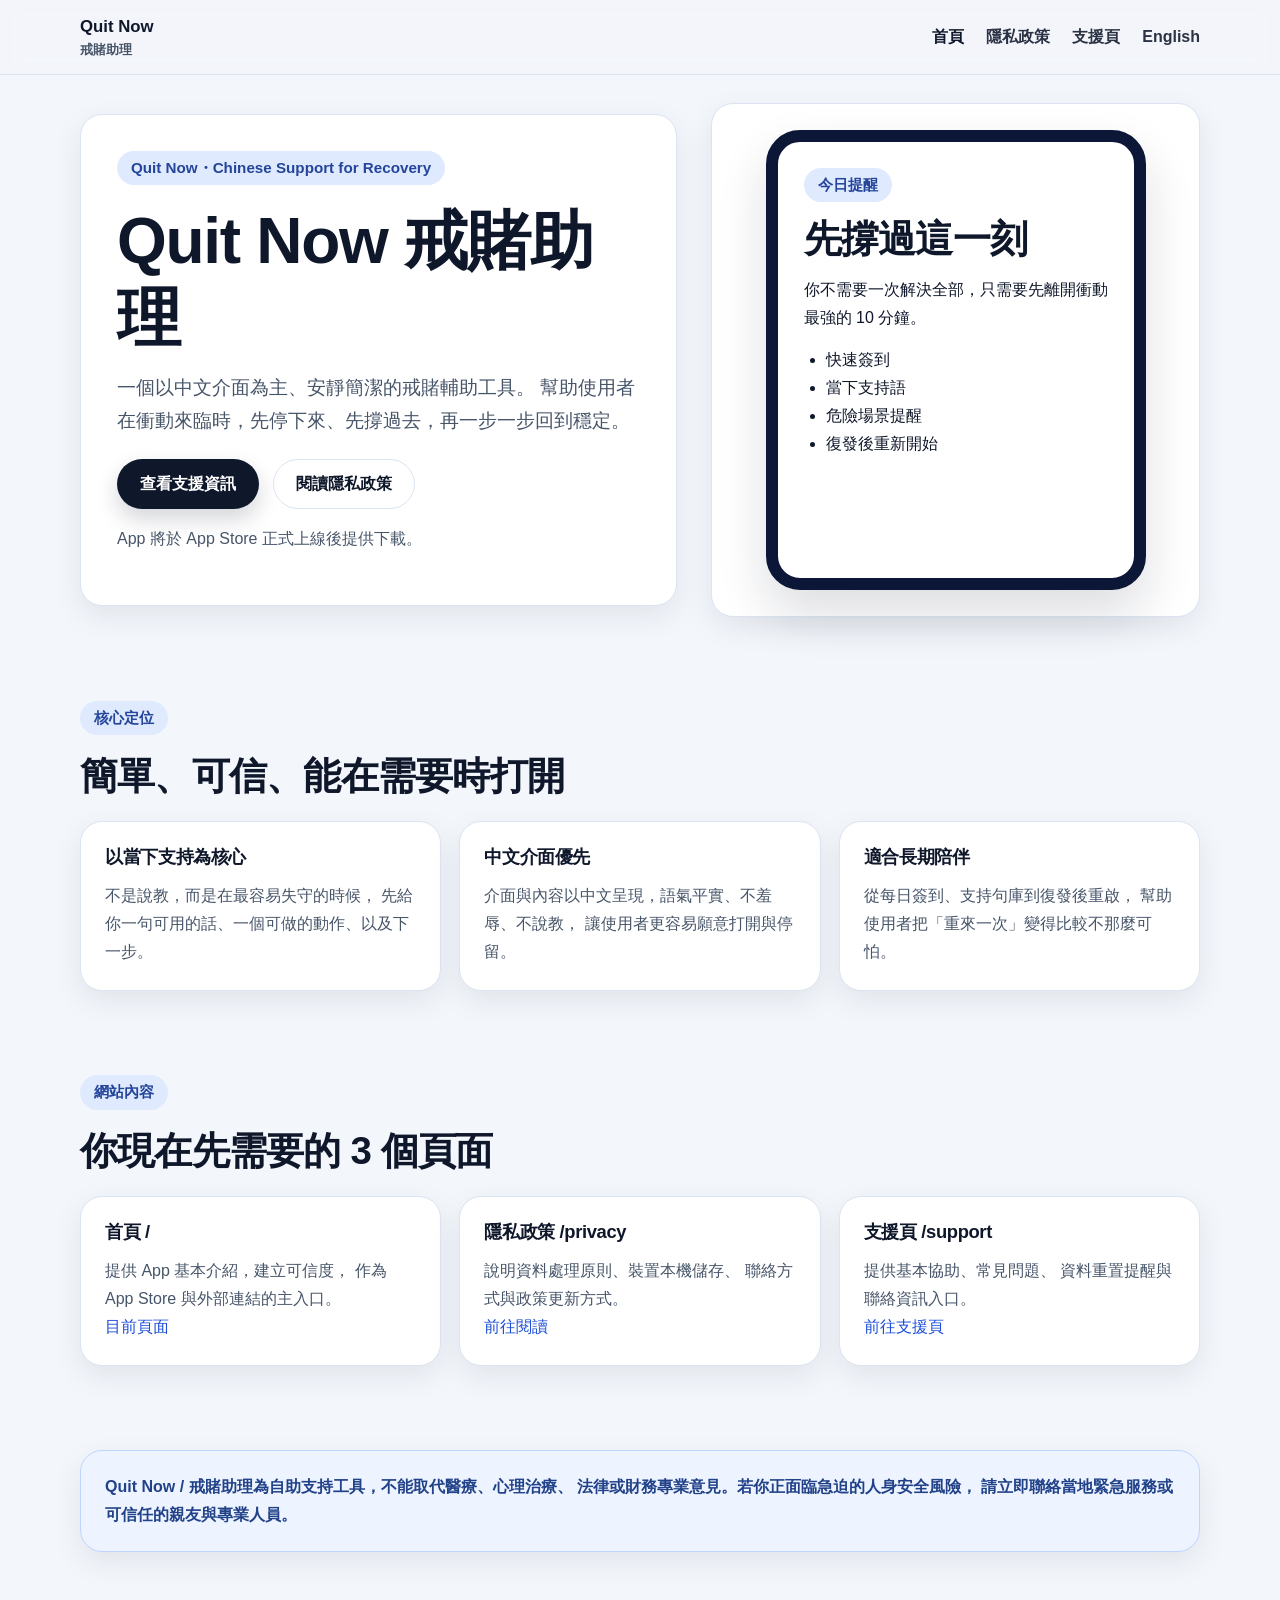
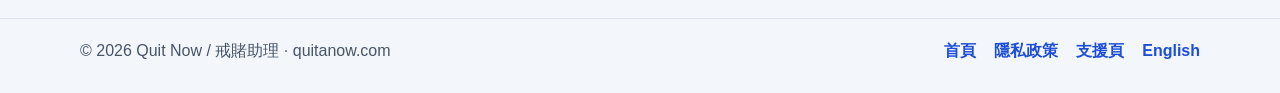
<file: index.html>
<link rel="icon" href="/quitanow_ab_refined.ico" sizes="any">
<link rel="icon" type="image/png" sizes="32x32" href="/quitanow_ab_refined_32.png">
<link rel="apple-touch-icon" sizes="180x180" href="/quitanow_ab_refined_180.png">
<link rel="shortcut icon" href="/quitanow_ab_refined.ico">

<!doctype html>
<html lang="zh-Hant">
<head>
  <meta charset="utf-8">
  <meta name="viewport" content="width=device-width, initial-scale=1">
  <title>Quit Now 戒賭助理｜中文戒賭支持工具</title>
  <meta name="description" content="Quit Now 戒賭助理是一個以中文介面為主、安靜簡潔的戒賭輔助工具，幫助使用者在衝動來臨時先停下來、先撐過去，再一步一步回到穩定。">
  <link rel="canonical" href="https://quitanow.com/">
  <meta name="theme-color" content="#0f172a">
  <link rel="stylesheet" href="/styles.css">
</head>
<body>
  <header class="site-header">
    <div class="container nav-wrap">
      <a class="brand" href="/">Quit Now<span>戒賭助理</span></a>
      <nav class="nav">
        <a href="/" aria-current="page">首頁</a>
        <a href="/privacy/">隱私政策</a>
        <a href="/support/">支援頁</a>
        <a href="/en/">English</a>
      </nav>
    </div>
  </header>

  <main>
    <section class="section hero-section">
      <div class="container hero-grid">
        <div class="hero-copy">
          <p class="eyebrow">Quit Now・Chinese Support for Recovery</p>
          <h1>Quit Now 戒賭助理</h1>
          <p class="lead">
            一個以中文介面為主、安靜簡潔的戒賭輔助工具。
            幫助使用者在衝動來臨時，先停下來、先撐過去，再一步一步回到穩定。
          </p>

          <div class="button-row">
            <a class="button button-primary" href="/support/">查看支援資訊</a>
            <a class="button button-secondary" href="/privacy/">閱讀隱私政策</a>
          </div>

          <p class="muted">
            App 將於 App Store 正式上線後提供下載。
          </p>
        </div>

        <div class="hero-visual">
          <div class="phone-card">
            <p class="eyebrow">今日提醒</p>
            <h2>先撐過這一刻</h2>
            <p>
              你不需要一次解決全部，只需要先離開衝動最強的 10 分鐘。
            </p>
            <ul>
              <li>快速簽到</li>
              <li>當下支持語</li>
              <li>危險場景提醒</li>
              <li>復發後重新開始</li>
            </ul>
          </div>
        </div>
      </div>
    </section>

    <section class="section">
      <div class="container">
        <p class="eyebrow">核心定位</p>
        <h2>簡單、可信、能在需要時打開</h2>

        <div class="card-grid card-grid-3">
          <article class="card">
            <h3>以當下支持為核心</h3>
            <p>
              不是說教，而是在最容易失守的時候，
              先給你一句可用的話、一個可做的動作、以及下一步。
            </p>
          </article>

          <article class="card">
            <h3>中文介面優先</h3>
            <p>
              介面與內容以中文呈現，語氣平實、不羞辱、不說教，
              讓使用者更容易願意打開與停留。
            </p>
          </article>

          <article class="card">
            <h3>適合長期陪伴</h3>
            <p>
              從每日簽到、支持句庫到復發後重啟，
              幫助使用者把「重來一次」變得比較不那麼可怕。
            </p>
          </article>
        </div>
      </div>
    </section>

    <section class="section">
      <div class="container">
        <p class="eyebrow">網站內容</p>
        <h2>你現在先需要的 3 個頁面</h2>

        <div class="card-grid card-grid-3">
          <article class="card">
            <h3>首頁 /</h3>
            <p>
              提供 App 基本介紹，建立可信度，
              作為 App Store 與外部連結的主入口。
            </p>
            <p><a href="/">目前頁面</a></p>
          </article>

          <article class="card">
            <h3>隱私政策 /privacy</h3>
            <p>
              說明資料處理原則、裝置本機儲存、
              聯絡方式與政策更新方式。
            </p>
            <p><a href="/privacy/">前往閱讀</a></p>
          </article>

          <article class="card">
            <h3>支援頁 /support</h3>
            <p>
              提供基本協助、常見問題、
              資料重置提醒與聯絡資訊入口。
            </p>
            <p><a href="/support/">前往支援頁</a></p>
          </article>
        </div>
      </div>
    </section>

    <section class="section">
      <div class="container">
        <div class="note-box">
          <p>
            Quit Now / 戒賭助理為自助支持工具，不能取代醫療、心理治療、
            法律或財務專業意見。若你正面臨急迫的人身安全風險，
            請立即聯絡當地緊急服務或可信任的親友與專業人員。
          </p>
        </div>
      </div>
    </section>
  </main>

  <footer class="site-footer">
    <div class="container footer-wrap">
      <p>© 2026 Quit Now / 戒賭助理 · quitanow.com</p>
      <nav class="footer-nav">
        <a href="/">首頁</a>
        <a href="/privacy/">隱私政策</a>
        <a href="/support/">支援頁</a>
        <a href="/en/">English</a>
      </nav>
    </div>
  </footer>
</body>
</html>
</file>
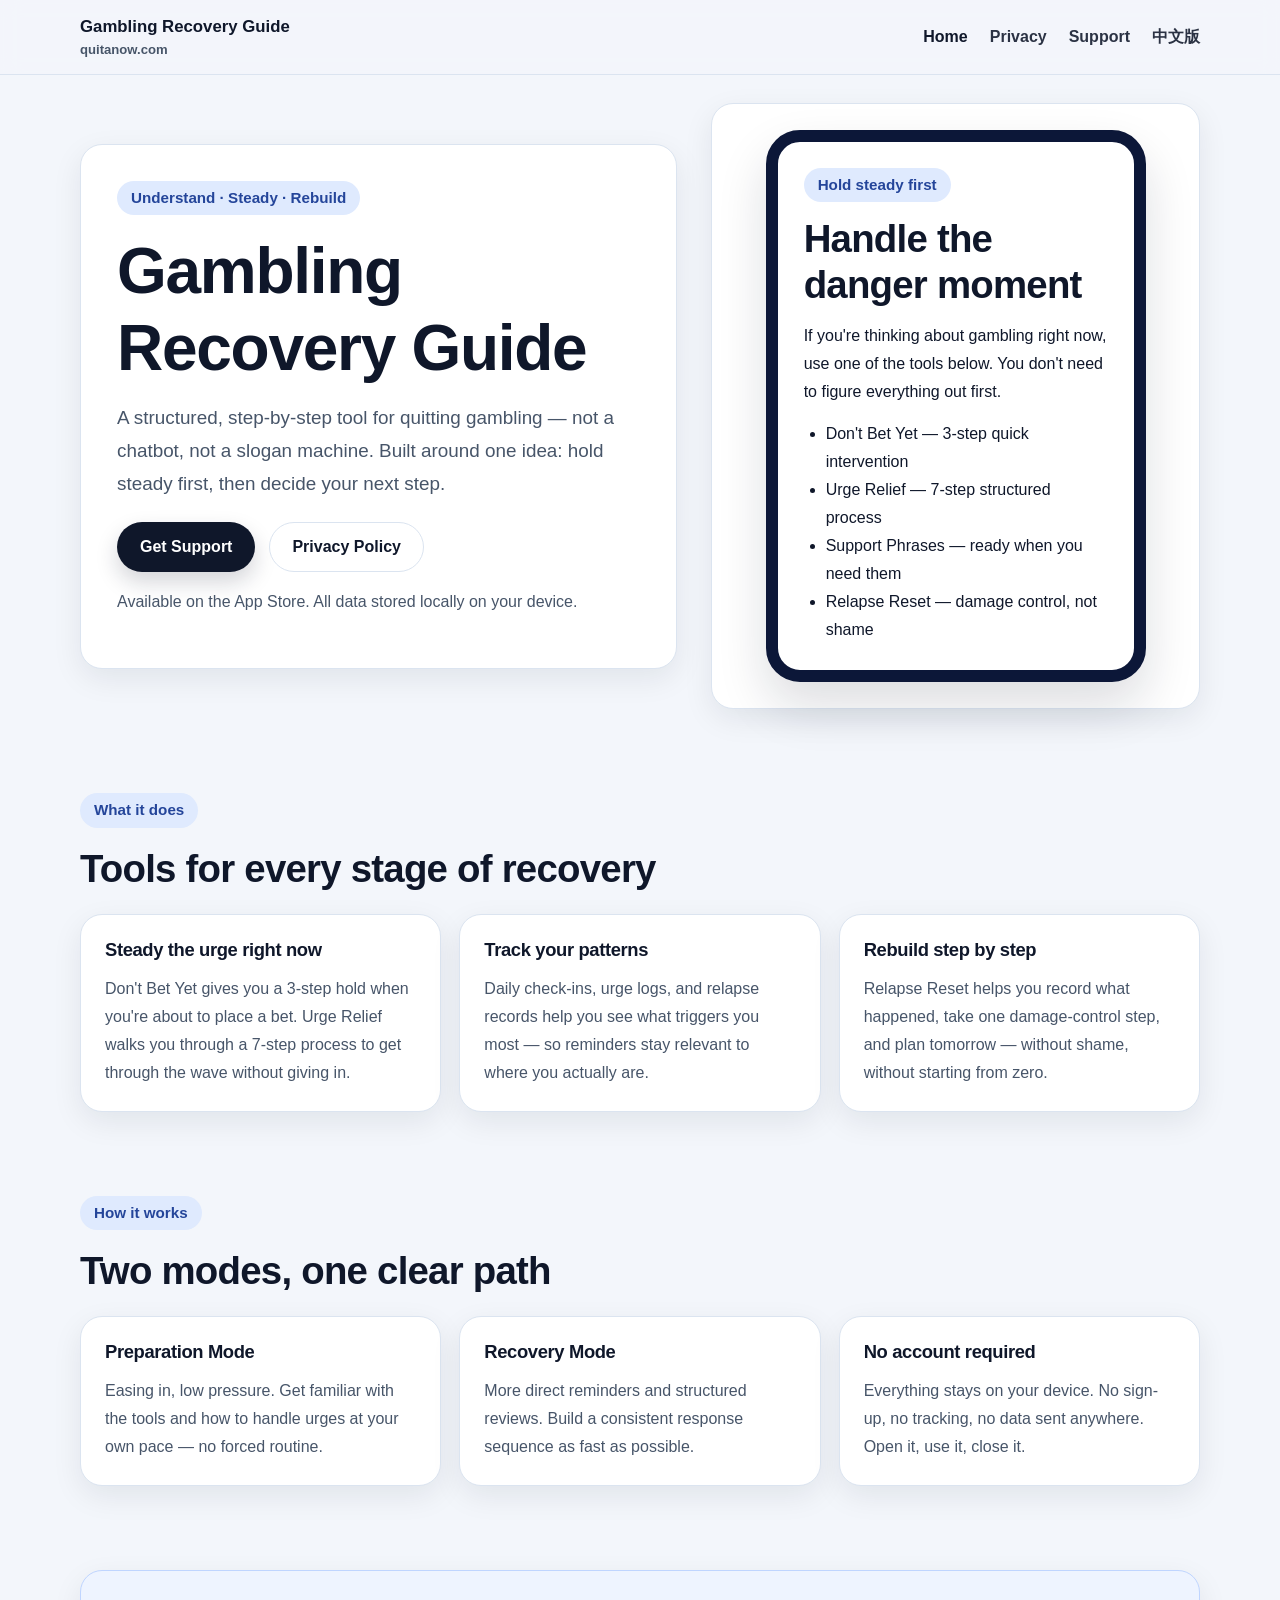
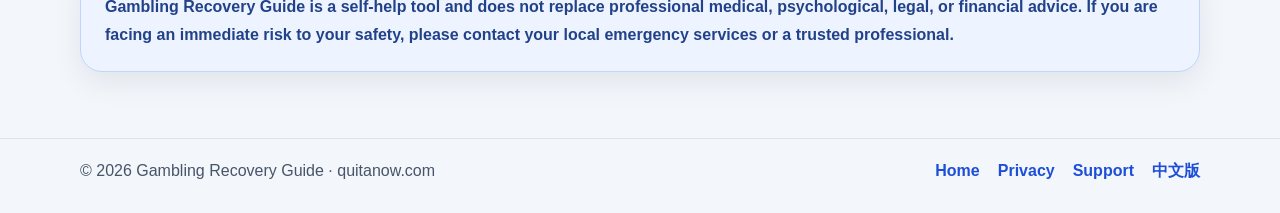
<file: en/index.html>
<!doctype html>
<html lang="en">
<head>
  <meta charset="utf-8">
  <meta name="viewport" content="width=device-width, initial-scale=1">
  <title>Gambling Recovery Guide — Quit gambling, step by step</title>
  <meta name="description" content="Gambling Recovery Guide is a structured, step-by-step tool for quitting gambling. Hold steady first. Decide next steps after.">
  <link rel="canonical" href="https://quitanow.com/en/">
  <meta name="theme-color" content="#0f172a">
  <link rel="stylesheet" href="/styles.css">
</head>
<body>
  <header class="site-header">
    <div class="container nav-wrap">
      <a class="brand" href="/en/">Gambling Recovery Guide<span>quitanow.com</span></a>
      <nav class="nav">
        <a href="/en/" aria-current="page">Home</a>
        <a href="/en/privacy/">Privacy</a>
        <a href="/en/support/">Support</a>
        <a href="/">中文版</a>
      </nav>
    </div>
  </header>

  <main>
    <section class="section hero-section">
      <div class="container hero-grid">
        <div class="hero-copy">
          <p class="eyebrow">Understand · Steady · Rebuild</p>
          <h1>Gambling Recovery Guide</h1>
          <p class="lead">
            A structured, step-by-step tool for quitting gambling —
            not a chatbot, not a slogan machine.
            Built around one idea: hold steady first, then decide your next step.
          </p>

          <div class="button-row">
            <a class="button button-primary" href="/en/support/">Get Support</a>
            <a class="button button-secondary" href="/en/privacy/">Privacy Policy</a>
          </div>

          <p class="muted">
            Available on the App Store. All data stored locally on your device.
          </p>
        </div>

        <div class="hero-visual">
          <div class="phone-card">
            <p class="eyebrow">Hold steady first</p>
            <h2>Handle the danger moment</h2>
            <p>
              If you're thinking about gambling right now, use one of the tools below.
              You don't need to figure everything out first.
            </p>
            <ul>
              <li>Don't Bet Yet — 3-step quick intervention</li>
              <li>Urge Relief — 7-step structured process</li>
              <li>Support Phrases — ready when you need them</li>
              <li>Relapse Reset — damage control, not shame</li>
            </ul>
          </div>
        </div>
      </div>
    </section>

    <section class="section">
      <div class="container">
        <p class="eyebrow">What it does</p>
        <h2>Tools for every stage of recovery</h2>

        <div class="card-grid card-grid-3">
          <article class="card">
            <h3>Steady the urge right now</h3>
            <p>
              Don't Bet Yet gives you a 3-step hold when you're about to place a bet.
              Urge Relief walks you through a 7-step process to get through the wave without giving in.
            </p>
          </article>

          <article class="card">
            <h3>Track your patterns</h3>
            <p>
              Daily check-ins, urge logs, and relapse records help you see what triggers you most —
              so reminders stay relevant to where you actually are.
            </p>
          </article>

          <article class="card">
            <h3>Rebuild step by step</h3>
            <p>
              Relapse Reset helps you record what happened, take one damage-control step,
              and plan tomorrow — without shame, without starting from zero.
            </p>
          </article>
        </div>
      </div>
    </section>

    <section class="section">
      <div class="container">
        <p class="eyebrow">How it works</p>
        <h2>Two modes, one clear path</h2>

        <div class="card-grid card-grid-3">
          <article class="card">
            <h3>Preparation Mode</h3>
            <p>
              Easing in, low pressure. Get familiar with the tools and how to handle urges
              at your own pace — no forced routine.
            </p>
          </article>

          <article class="card">
            <h3>Recovery Mode</h3>
            <p>
              More direct reminders and structured reviews.
              Build a consistent response sequence as fast as possible.
            </p>
          </article>

          <article class="card">
            <h3>No account required</h3>
            <p>
              Everything stays on your device. No sign-up, no tracking,
              no data sent anywhere. Open it, use it, close it.
            </p>
          </article>
        </div>
      </div>
    </section>

    <section class="section">
      <div class="container">
        <div class="note-box">
          <p>
            Gambling Recovery Guide is a self-help tool and does not replace professional medical,
            psychological, legal, or financial advice. If you are facing an immediate risk to your safety,
            please contact your local emergency services or a trusted professional.
          </p>
        </div>
      </div>
    </section>
  </main>

  <footer class="site-footer">
    <div class="container footer-wrap">
      <p>© 2026 Gambling Recovery Guide · quitanow.com</p>
      <nav class="footer-nav">
        <a href="/en/">Home</a>
        <a href="/en/privacy/">Privacy</a>
        <a href="/en/support/">Support</a>
        <a href="/">中文版</a>
      </nav>
    </div>
  </footer>
</body>
</html>
</file>
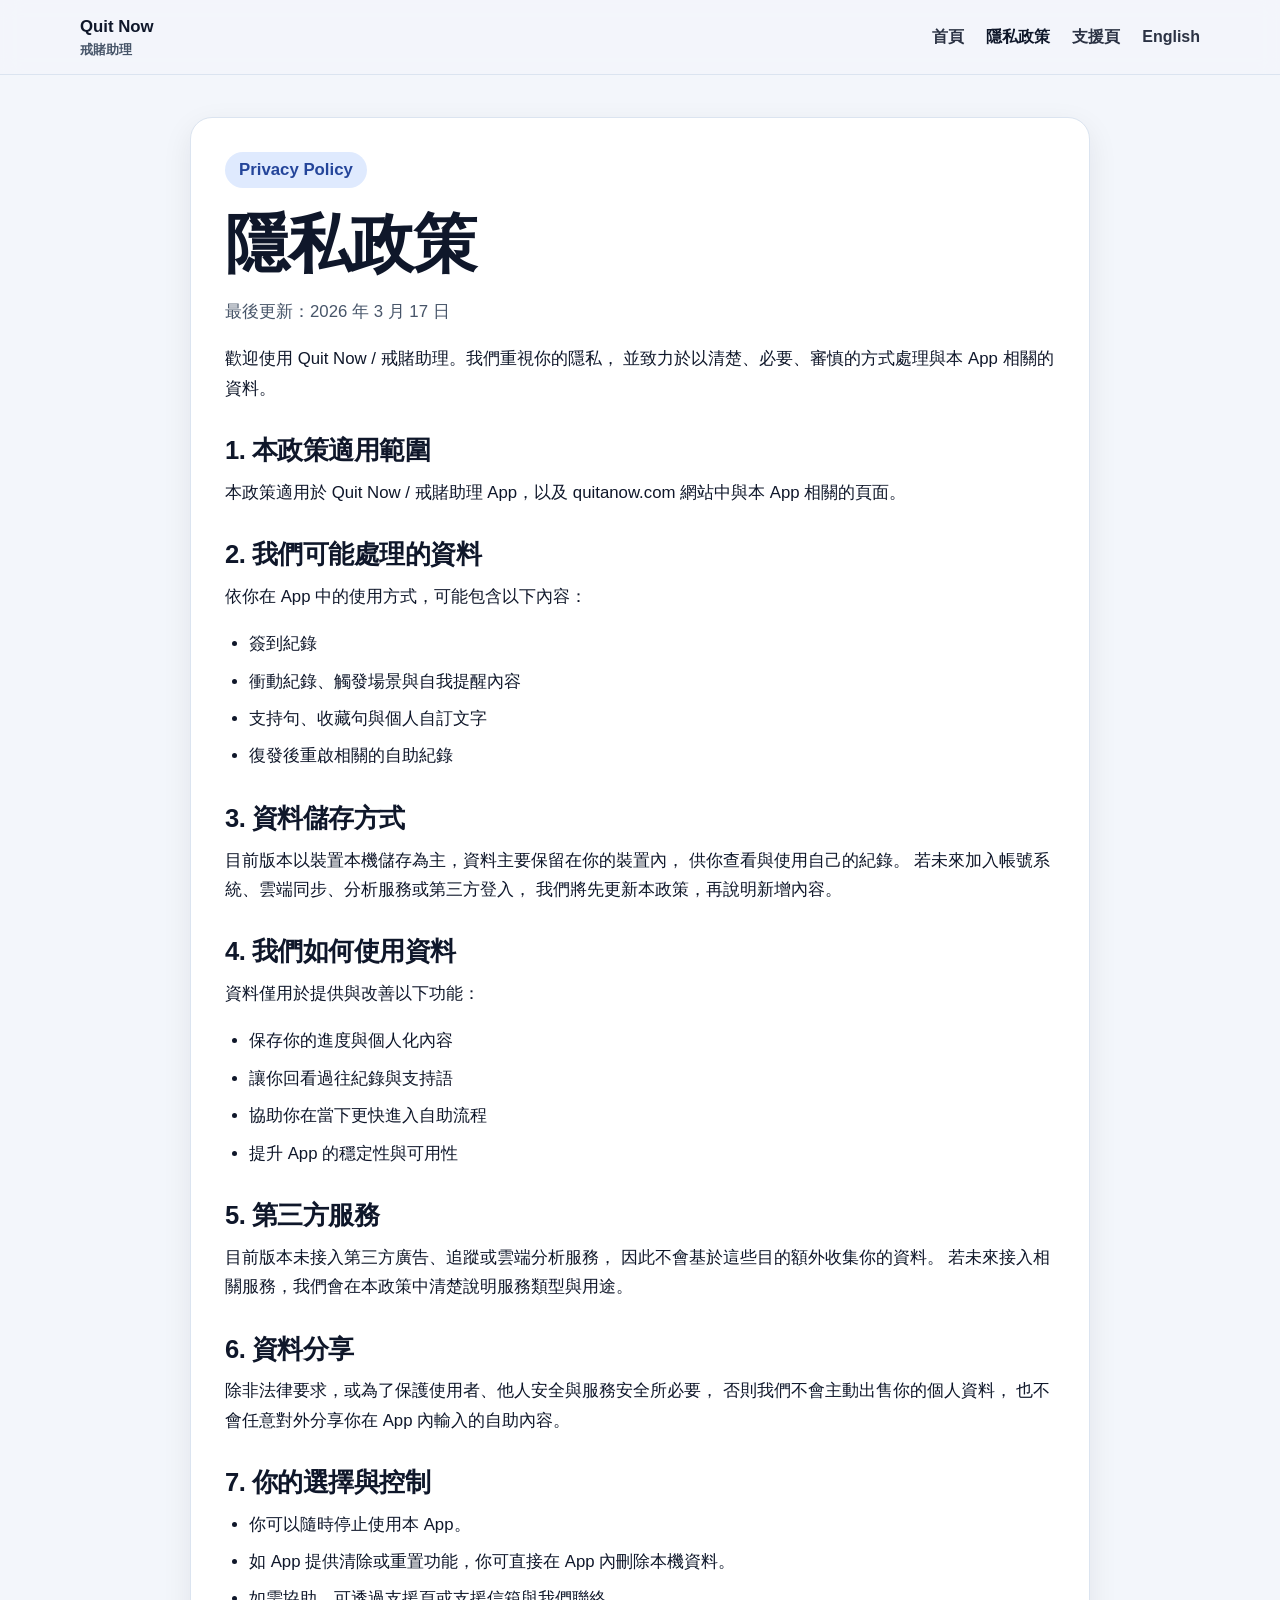
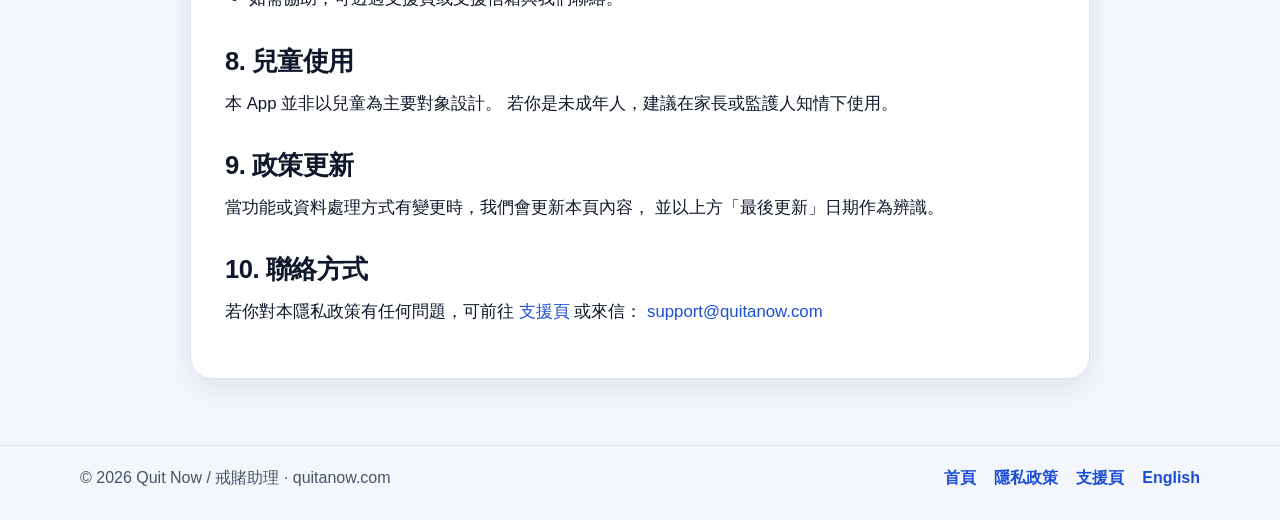
<file: privacy/index.html>
<link rel="icon" href="/quitanow_ab_refined.ico" sizes="any">
<link rel="icon" type="image/png" sizes="32x32" href="/quitanow_ab_refined_32.png">
<link rel="apple-touch-icon" sizes="180x180" href="/quitanow_ab_refined_180.png">
<link rel="shortcut icon" href="/quitanow_ab_refined.ico">

<!doctype html>
<html lang="zh-Hant">
<head>
  <meta charset="utf-8">
  <meta name="viewport" content="width=device-width, initial-scale=1">
  <title>隱私政策｜Quit Now 戒賭助理</title>
  <meta name="description" content="Quit Now 戒賭助理隱私政策。說明本 App 可能處理的資料、資料儲存方式、使用目的、第三方服務、資料分享與聯絡方式。">
  <link rel="canonical" href="https://quitanow.com/privacy/">
  <meta name="theme-color" content="#0f172a">
  <link rel="stylesheet" href="/styles.css">
</head>
<body>
  <header class="site-header">
    <div class="container nav-wrap">
      <a class="brand" href="/">Quit Now<span>戒賭助理</span></a>
      <nav class="nav">
        <a href="/">首頁</a>
        <a href="/privacy/" aria-current="page">隱私政策</a>
        <a href="/support/">支援頁</a>
        <a href="/en/privacy/">English</a>
      </nav>
    </div>
  </header>

  <main class="section">
    <div class="container reading">
      <p class="eyebrow">Privacy Policy</p>
      <h1>隱私政策</h1>
      <p class="updated">最後更新：2026 年 3 月 17 日</p>

      <p>
        歡迎使用 Quit Now / 戒賭助理。我們重視你的隱私，
        並致力於以清楚、必要、審慎的方式處理與本 App 相關的資料。
      </p>

      <h2>1. 本政策適用範圍</h2>
      <p>
        本政策適用於 Quit Now / 戒賭助理 App，以及 quitanow.com 網站中與本 App 相關的頁面。
      </p>

      <h2>2. 我們可能處理的資料</h2>
      <p>依你在 App 中的使用方式，可能包含以下內容：</p>
      <ul>
        <li>簽到紀錄</li>
        <li>衝動紀錄、觸發場景與自我提醒內容</li>
        <li>支持句、收藏句與個人自訂文字</li>
        <li>復發後重啟相關的自助紀錄</li>
      </ul>

      <h2>3. 資料儲存方式</h2>
      <p>
        目前版本以裝置本機儲存為主，資料主要保留在你的裝置內，
        供你查看與使用自己的紀錄。
        若未來加入帳號系統、雲端同步、分析服務或第三方登入，
        我們將先更新本政策，再說明新增內容。
      </p>

      <h2>4. 我們如何使用資料</h2>
      <p>資料僅用於提供與改善以下功能：</p>
      <ul>
        <li>保存你的進度與個人化內容</li>
        <li>讓你回看過往紀錄與支持語</li>
        <li>協助你在當下更快進入自助流程</li>
        <li>提升 App 的穩定性與可用性</li>
      </ul>

      <h2>5. 第三方服務</h2>
      <p>
        目前版本未接入第三方廣告、追蹤或雲端分析服務，
        因此不會基於這些目的額外收集你的資料。
        若未來接入相關服務，我們會在本政策中清楚說明服務類型與用途。
      </p>

      <h2>6. 資料分享</h2>
      <p>
        除非法律要求，或為了保護使用者、他人安全與服務安全所必要，
        否則我們不會主動出售你的個人資料，
        也不會任意對外分享你在 App 內輸入的自助內容。
      </p>

      <h2>7. 你的選擇與控制</h2>
      <ul>
        <li>你可以隨時停止使用本 App。</li>
        <li>如 App 提供清除或重置功能，你可直接在 App 內刪除本機資料。</li>
        <li>如需協助，可透過支援頁或支援信箱與我們聯絡。</li>
      </ul>

      <h2>8. 兒童使用</h2>
      <p>
        本 App 並非以兒童為主要對象設計。
        若你是未成年人，建議在家長或監護人知情下使用。
      </p>

      <h2>9. 政策更新</h2>
      <p>
        當功能或資料處理方式有變更時，我們會更新本頁內容，
        並以上方「最後更新」日期作為辨識。
      </p>

      <h2>10. 聯絡方式</h2>
      <p>
        若你對本隱私政策有任何問題，可前往
        <a href="/support/">支援頁</a>
        或來信：
        <a href="mailto:support@quitanow.com">support@quitanow.com</a>
      </p>
    </div>
  </main>

  <footer class="site-footer">
    <div class="container footer-wrap">
      <p>© 2026 Quit Now / 戒賭助理 · quitanow.com</p>
      <nav class="footer-nav">
        <a href="/">首頁</a>
        <a href="/privacy/">隱私政策</a>
        <a href="/support/">支援頁</a>
        <a href="/en/privacy/">English</a>
      </nav>
    </div>
  </footer>
</body>
</html>
</file>
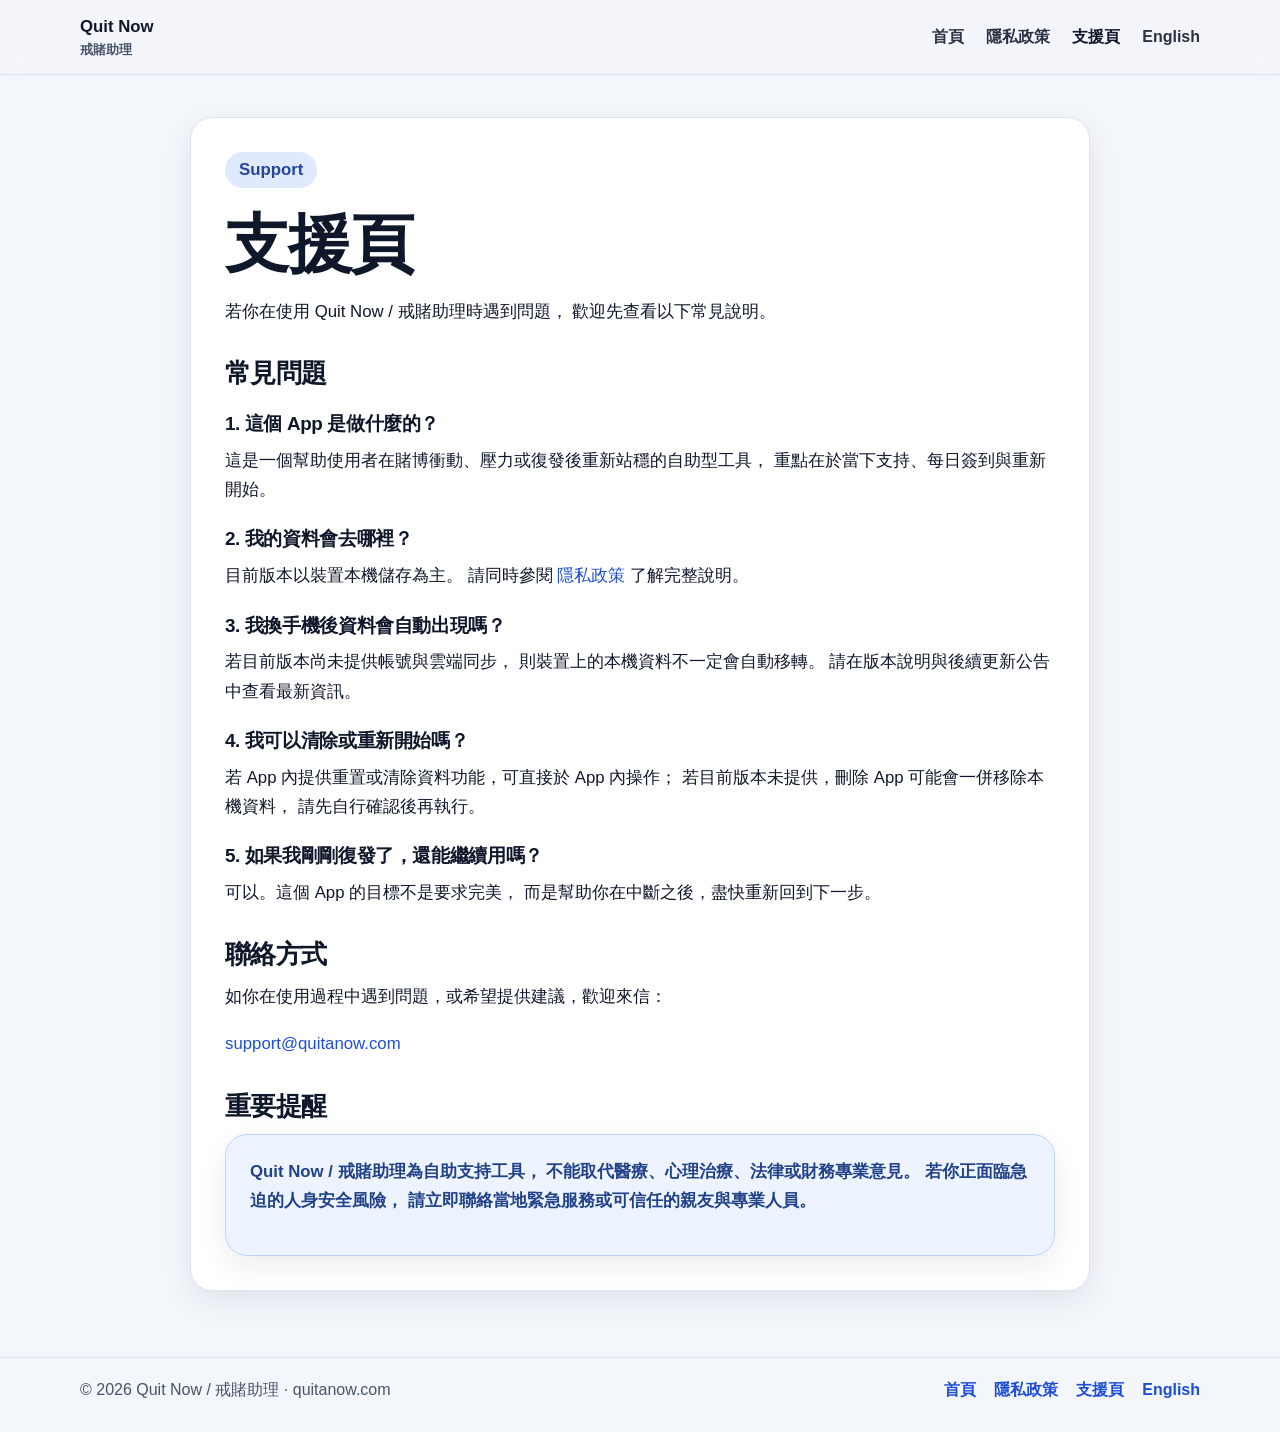
<file: support/index.html>
<link rel="icon" href="/quitanow_ab_refined.ico" sizes="any">
<link rel="icon" type="image/png" sizes="32x32" href="/quitanow_ab_refined_32.png">
<link rel="apple-touch-icon" sizes="180x180" href="/quitanow_ab_refined_180.png">
<link rel="shortcut icon" href="/quitanow_ab_refined.ico">

<!doctype html>
<html lang="zh-Hant">
<head>
  <meta charset="utf-8">
  <meta name="viewport" content="width=device-width, initial-scale=1">
  <title>支援頁｜Quit Now 戒賭助理</title>
  <meta name="description" content="Quit Now 戒賭助理支援頁。提供常見問題、資料儲存說明、重置提醒與聯絡方式。">
  <link rel="canonical" href="https://quitanow.com/support/">
  <meta name="theme-color" content="#0f172a">
  <link rel="stylesheet" href="/styles.css">
</head>
<body>
  <header class="site-header">
    <div class="container nav-wrap">
      <a class="brand" href="/">Quit Now<span>戒賭助理</span></a>
      <nav class="nav">
        <a href="/">首頁</a>
        <a href="/privacy/">隱私政策</a>
        <a href="/support/" aria-current="page">支援頁</a>
        <a href="/en/support/">English</a>
      </nav>
    </div>
  </header>

  <main class="section">
    <div class="container reading">
      <p class="eyebrow">Support</p>
      <h1>支援頁</h1>

      <p>
        若你在使用 Quit Now / 戒賭助理時遇到問題，
        歡迎先查看以下常見說明。
      </p>

      <h2>常見問題</h2>

      <h3>1. 這個 App 是做什麼的？</h3>
      <p>
        這是一個幫助使用者在賭博衝動、壓力或復發後重新站穩的自助型工具，
        重點在於當下支持、每日簽到與重新開始。
      </p>

      <h3>2. 我的資料會去哪裡？</h3>
      <p>
        目前版本以裝置本機儲存為主。
        請同時參閱 <a href="/privacy/">隱私政策</a> 了解完整說明。
      </p>

      <h3>3. 我換手機後資料會自動出現嗎？</h3>
      <p>
        若目前版本尚未提供帳號與雲端同步，
        則裝置上的本機資料不一定會自動移轉。
        請在版本說明與後續更新公告中查看最新資訊。
      </p>

      <h3>4. 我可以清除或重新開始嗎？</h3>
      <p>
        若 App 內提供重置或清除資料功能，可直接於 App 內操作；
        若目前版本未提供，刪除 App 可能會一併移除本機資料，
        請先自行確認後再執行。
      </p>

      <h3>5. 如果我剛剛復發了，還能繼續用嗎？</h3>
      <p>
        可以。這個 App 的目標不是要求完美，
        而是幫助你在中斷之後，盡快重新回到下一步。
      </p>

      <h2>聯絡方式</h2>
      <p>
        如你在使用過程中遇到問題，或希望提供建議，歡迎來信：
      </p>
      <p>
        <a href="mailto:support@quitanow.com">support@quitanow.com</a>
      </p>

      <h2>重要提醒</h2>
      <div class="note-box">
        <p>
          Quit Now / 戒賭助理為自助支持工具，
          不能取代醫療、心理治療、法律或財務專業意見。
          若你正面臨急迫的人身安全風險，
          請立即聯絡當地緊急服務或可信任的親友與專業人員。
        </p>
      </div>
    </div>
  </main>

  <footer class="site-footer">
    <div class="container footer-wrap">
      <p>© 2026 Quit Now / 戒賭助理 · quitanow.com</p>
      <nav class="footer-nav">
        <a href="/">首頁</a>
        <a href="/privacy/">隱私政策</a>
        <a href="/support/">支援頁</a>
        <a href="/en/support/">English</a>
      </nav>
    </div>
  </footer>
</body>
</html>
</file>
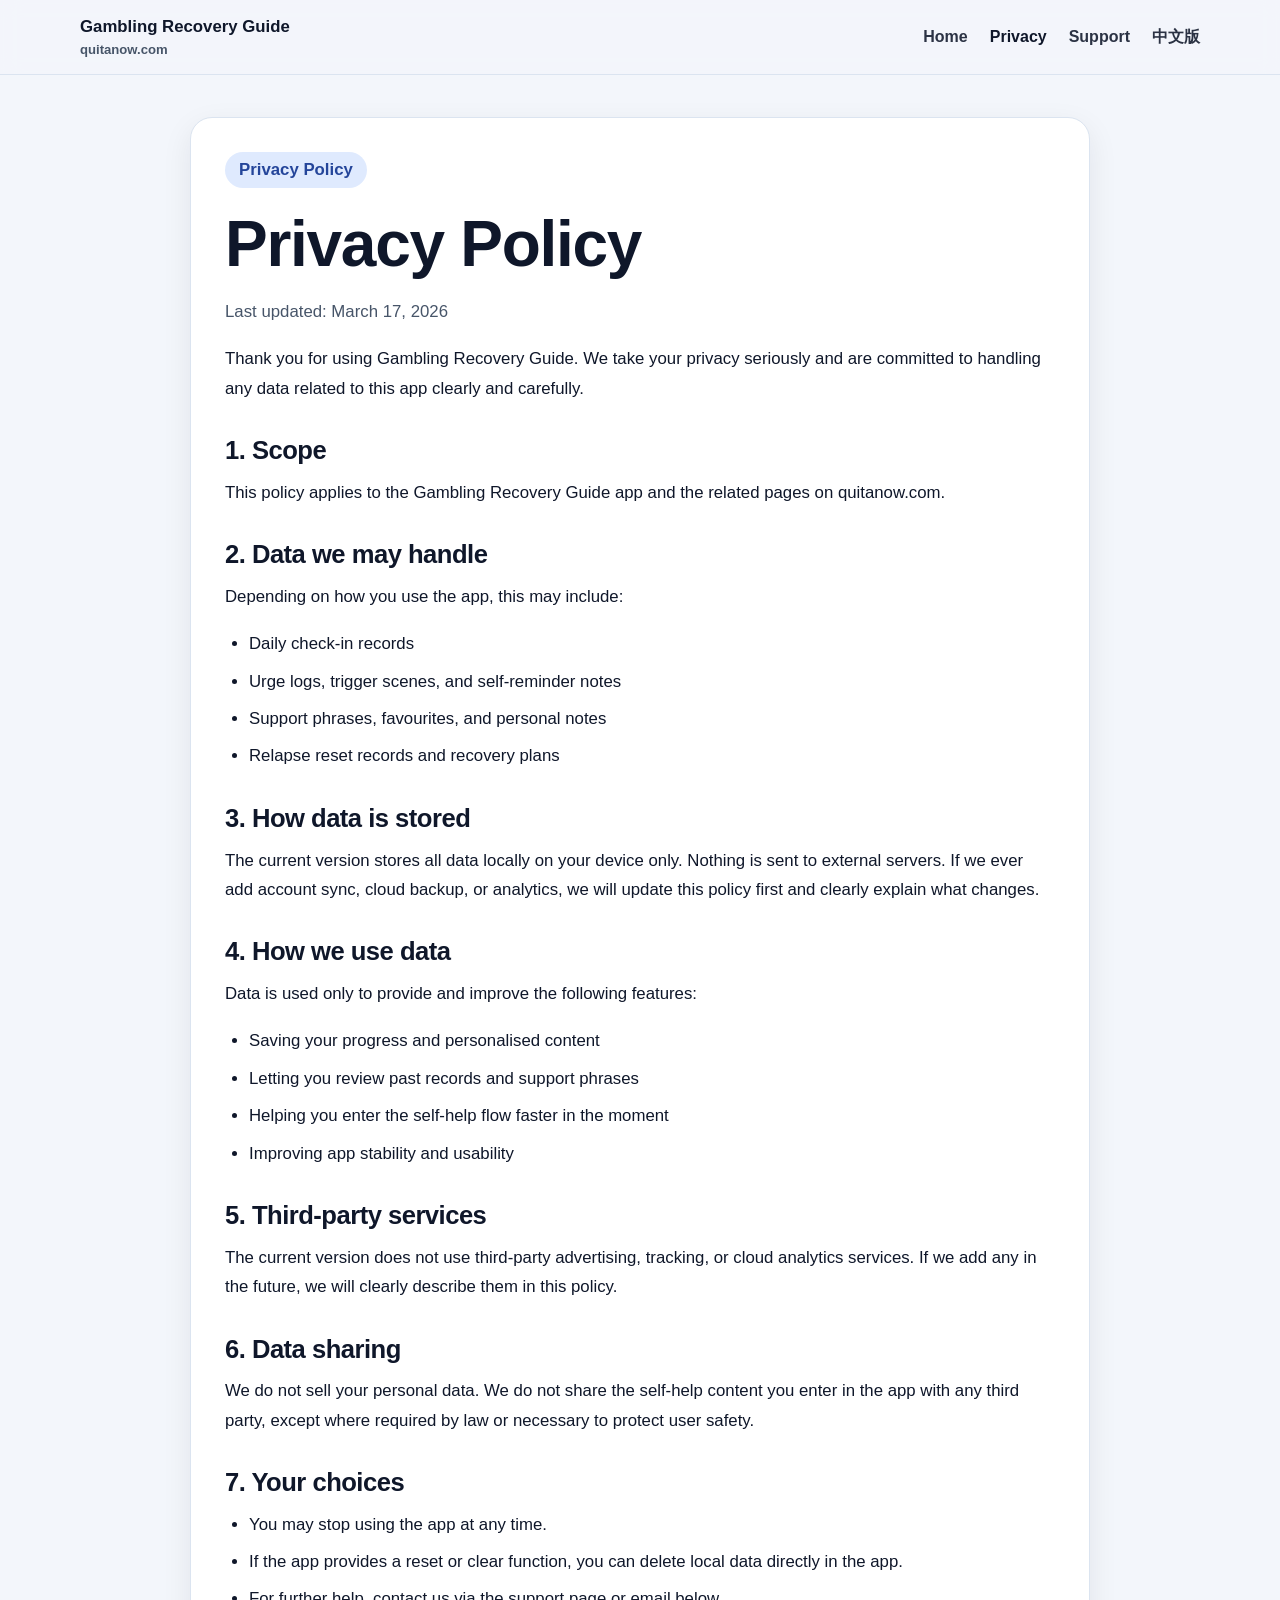
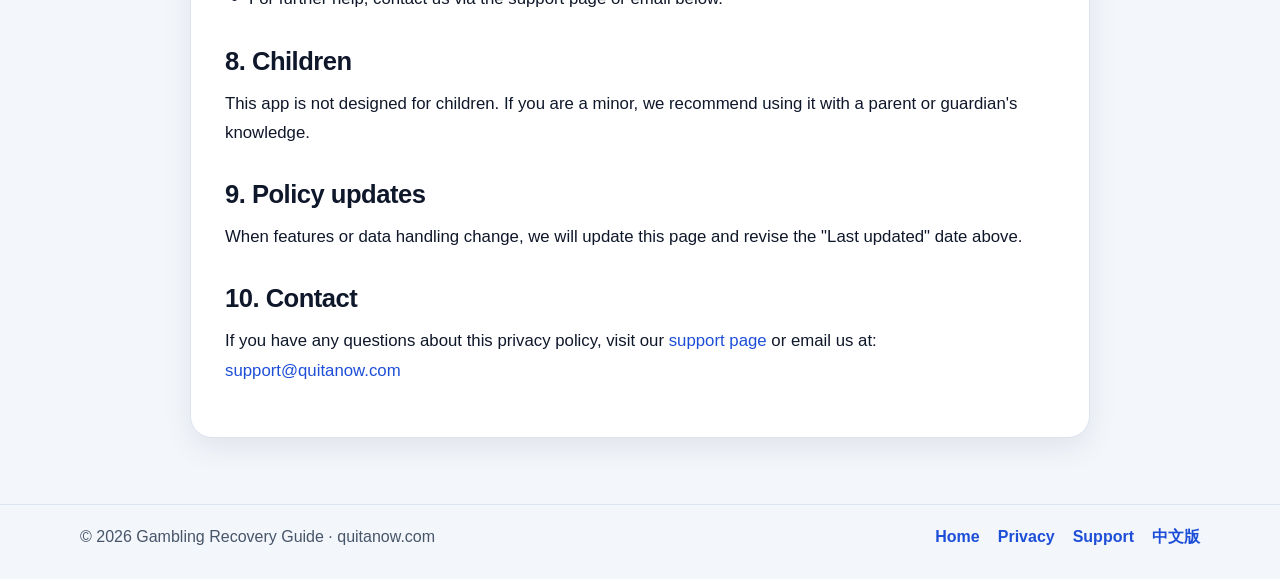
<file: en/privacy/index.html>
<!doctype html>
<html lang="en">
<head>
  <meta charset="utf-8">
  <meta name="viewport" content="width=device-width, initial-scale=1">
  <title>Privacy Policy — Gambling Recovery Guide</title>
  <meta name="description" content="Privacy policy for Gambling Recovery Guide. We do not collect your data. Everything stays on your device.">
  <link rel="canonical" href="https://quitanow.com/en/privacy/">
  <meta name="theme-color" content="#0f172a">
  <link rel="stylesheet" href="/styles.css">
</head>
<body>
  <header class="site-header">
    <div class="container nav-wrap">
      <a class="brand" href="/en/">Gambling Recovery Guide<span>quitanow.com</span></a>
      <nav class="nav">
        <a href="/en/">Home</a>
        <a href="/en/privacy/" aria-current="page">Privacy</a>
        <a href="/en/support/">Support</a>
        <a href="/privacy/">中文版</a>
      </nav>
    </div>
  </header>

  <main class="section">
    <div class="container reading">
      <p class="eyebrow">Privacy Policy</p>
      <h1>Privacy Policy</h1>
      <p class="updated">Last updated: March 17, 2026</p>

      <p>
        Thank you for using Gambling Recovery Guide. We take your privacy seriously
        and are committed to handling any data related to this app clearly and carefully.
      </p>

      <h2>1. Scope</h2>
      <p>
        This policy applies to the Gambling Recovery Guide app and the related pages
        on quitanow.com.
      </p>

      <h2>2. Data we may handle</h2>
      <p>Depending on how you use the app, this may include:</p>
      <ul>
        <li>Daily check-in records</li>
        <li>Urge logs, trigger scenes, and self-reminder notes</li>
        <li>Support phrases, favourites, and personal notes</li>
        <li>Relapse reset records and recovery plans</li>
      </ul>

      <h2>3. How data is stored</h2>
      <p>
        The current version stores all data locally on your device only.
        Nothing is sent to external servers. If we ever add account sync,
        cloud backup, or analytics, we will update this policy first and
        clearly explain what changes.
      </p>

      <h2>4. How we use data</h2>
      <p>Data is used only to provide and improve the following features:</p>
      <ul>
        <li>Saving your progress and personalised content</li>
        <li>Letting you review past records and support phrases</li>
        <li>Helping you enter the self-help flow faster in the moment</li>
        <li>Improving app stability and usability</li>
      </ul>

      <h2>5. Third-party services</h2>
      <p>
        The current version does not use third-party advertising, tracking,
        or cloud analytics services. If we add any in the future, we will
        clearly describe them in this policy.
      </p>

      <h2>6. Data sharing</h2>
      <p>
        We do not sell your personal data. We do not share the self-help content
        you enter in the app with any third party, except where required by law
        or necessary to protect user safety.
      </p>

      <h2>7. Your choices</h2>
      <ul>
        <li>You may stop using the app at any time.</li>
        <li>If the app provides a reset or clear function, you can delete local data directly in the app.</li>
        <li>For further help, contact us via the support page or email below.</li>
      </ul>

      <h2>8. Children</h2>
      <p>
        This app is not designed for children. If you are a minor,
        we recommend using it with a parent or guardian's knowledge.
      </p>

      <h2>9. Policy updates</h2>
      <p>
        When features or data handling change, we will update this page and
        revise the "Last updated" date above.
      </p>

      <h2>10. Contact</h2>
      <p>
        If you have any questions about this privacy policy, visit our
        <a href="/en/support/">support page</a> or email us at:
        <a href="mailto:support@quitanow.com">support@quitanow.com</a>
      </p>
    </div>
  </main>

  <footer class="site-footer">
    <div class="container footer-wrap">
      <p>© 2026 Gambling Recovery Guide · quitanow.com</p>
      <nav class="footer-nav">
        <a href="/en/">Home</a>
        <a href="/en/privacy/">Privacy</a>
        <a href="/en/support/">Support</a>
        <a href="/privacy/">中文版</a>
      </nav>
    </div>
  </footer>
</body>
</html>
</file>
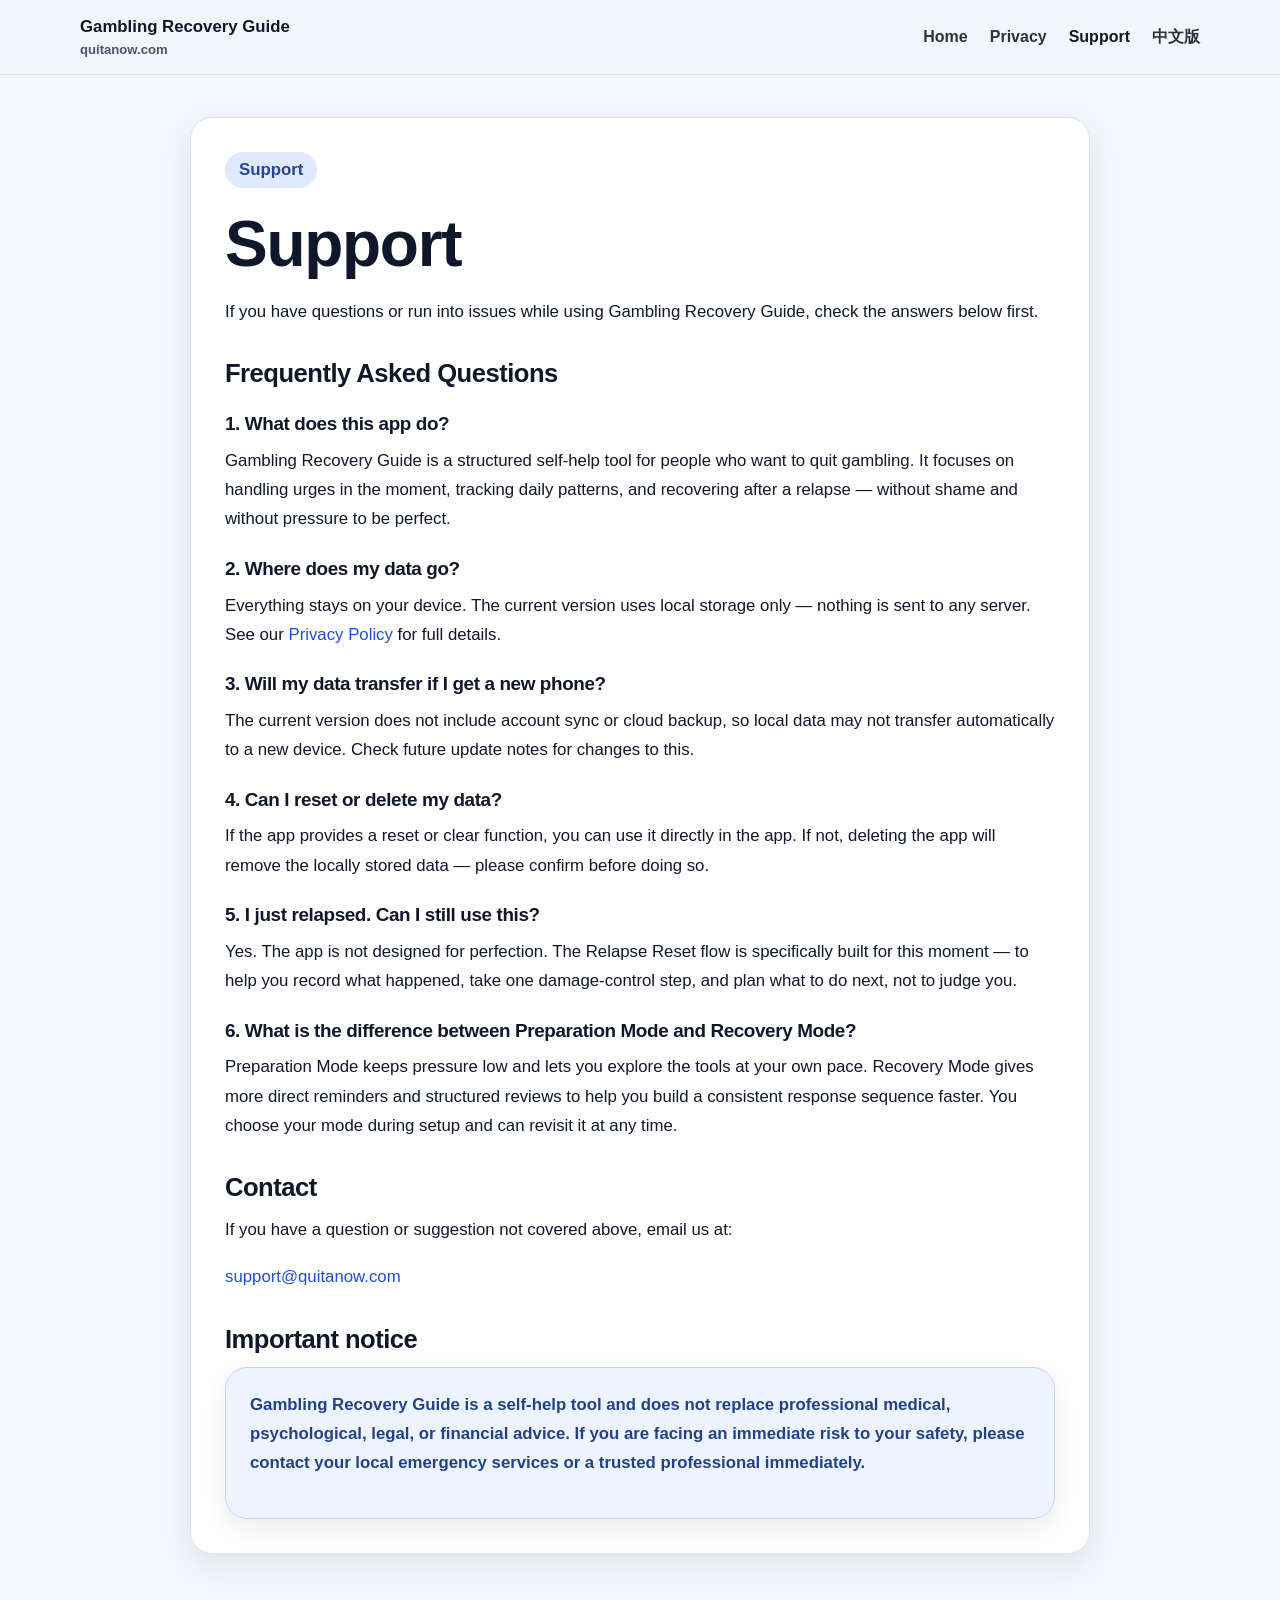
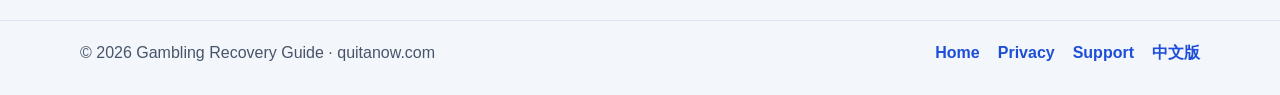
<file: en/support/index.html>
<!doctype html>
<html lang="en">
<head>
  <meta charset="utf-8">
  <meta name="viewport" content="width=device-width, initial-scale=1">
  <title>Support — Gambling Recovery Guide</title>
  <meta name="description" content="Support page for Gambling Recovery Guide. FAQs, data storage info, and contact details.">
  <link rel="canonical" href="https://quitanow.com/en/support/">
  <meta name="theme-color" content="#0f172a">
  <link rel="stylesheet" href="/styles.css">
</head>
<body>
  <header class="site-header">
    <div class="container nav-wrap">
      <a class="brand" href="/en/">Gambling Recovery Guide<span>quitanow.com</span></a>
      <nav class="nav">
        <a href="/en/">Home</a>
        <a href="/en/privacy/">Privacy</a>
        <a href="/en/support/" aria-current="page">Support</a>
        <a href="/support/">中文版</a>
      </nav>
    </div>
  </header>

  <main class="section">
    <div class="container reading">
      <p class="eyebrow">Support</p>
      <h1>Support</h1>

      <p>
        If you have questions or run into issues while using Gambling Recovery Guide,
        check the answers below first.
      </p>

      <h2>Frequently Asked Questions</h2>

      <h3>1. What does this app do?</h3>
      <p>
        Gambling Recovery Guide is a structured self-help tool for people who want to quit gambling.
        It focuses on handling urges in the moment, tracking daily patterns, and recovering
        after a relapse — without shame and without pressure to be perfect.
      </p>

      <h3>2. Where does my data go?</h3>
      <p>
        Everything stays on your device. The current version uses local storage only —
        nothing is sent to any server. See our <a href="/en/privacy/">Privacy Policy</a>
        for full details.
      </p>

      <h3>3. Will my data transfer if I get a new phone?</h3>
      <p>
        The current version does not include account sync or cloud backup,
        so local data may not transfer automatically to a new device.
        Check future update notes for changes to this.
      </p>

      <h3>4. Can I reset or delete my data?</h3>
      <p>
        If the app provides a reset or clear function, you can use it directly in the app.
        If not, deleting the app will remove the locally stored data —
        please confirm before doing so.
      </p>

      <h3>5. I just relapsed. Can I still use this?</h3>
      <p>
        Yes. The app is not designed for perfection.
        The Relapse Reset flow is specifically built for this moment —
        to help you record what happened, take one damage-control step,
        and plan what to do next, not to judge you.
      </p>

      <h3>6. What is the difference between Preparation Mode and Recovery Mode?</h3>
      <p>
        Preparation Mode keeps pressure low and lets you explore the tools at your own pace.
        Recovery Mode gives more direct reminders and structured reviews to help you
        build a consistent response sequence faster. You choose your mode during setup
        and can revisit it at any time.
      </p>

      <h2>Contact</h2>
      <p>
        If you have a question or suggestion not covered above, email us at:
      </p>
      <p>
        <a href="mailto:support@quitanow.com">support@quitanow.com</a>
      </p>

      <h2>Important notice</h2>
      <div class="note-box">
        <p>
          Gambling Recovery Guide is a self-help tool and does not replace professional medical,
          psychological, legal, or financial advice. If you are facing an immediate risk to your safety,
          please contact your local emergency services or a trusted professional immediately.
        </p>
      </div>
    </div>
  </main>

  <footer class="site-footer">
    <div class="container footer-wrap">
      <p>© 2026 Gambling Recovery Guide · quitanow.com</p>
      <nav class="footer-nav">
        <a href="/en/">Home</a>
        <a href="/en/privacy/">Privacy</a>
        <a href="/en/support/">Support</a>
        <a href="/support/">中文版</a>
      </nav>
    </div>
  </footer>
</body>
</html>
</file>
<file: styles.css>
:root {
  --bg: #f3f6fb;
  --surface: #ffffff;
  --surface-soft: #eef4ff;
  --text: #0f172a;
  --muted: #475569;
  --line: #dbe4f0;
  --primary: #0f172a;
  --primary-strong: #0b1533;
  --link: #1d4ed8;
  --shadow: 0 10px 30px rgba(15, 23, 42, 0.08);
  --radius: 22px;
  --radius-sm: 14px;
  --max: 1120px;
}

* {
  box-sizing: border-box;
}

html {
  -webkit-text-size-adjust: 100%;
  scroll-behavior: smooth;
}

body {
  margin: 0;
  font-family:
    -apple-system,
    BlinkMacSystemFont,
    "SF Pro Text",
    "PingFang TC",
    "Noto Sans TC",
    "Microsoft JhengHei",
    sans-serif;
  color: var(--text);
  background: var(--bg);
  line-height: 1.75;
}

img {
  max-width: 100%;
  display: block;
}

a {
  color: var(--link);
  text-decoration: none;
}

a:hover {
  text-decoration: underline;
}

.container {
  width: min(var(--max), calc(100% - 32px));
  margin: 0 auto;
}

.site-header {
  position: sticky;
  top: 0;
  z-index: 20;
  background: rgba(243, 246, 251, 0.9);
  backdrop-filter: blur(10px);
  border-bottom: 1px solid var(--line);
}

.nav-wrap {
  min-height: 74px;
  display: flex;
  align-items: center;
  justify-content: space-between;
  gap: 16px;
}

.brand {
  display: inline-flex;
  flex-direction: column;
  font-weight: 800;
  font-size: 1.05rem;
  line-height: 1.15;
  color: var(--text);
}

.brand:hover {
  text-decoration: none;
}

.brand span {
  margin-top: 6px;
  font-size: 0.82rem;
  font-weight: 700;
  color: var(--muted);
}

.nav {
  display: flex;
  align-items: center;
  gap: 22px;
}

.nav a {
  color: var(--text);
  font-weight: 700;
  opacity: 0.88;
}

.nav a[aria-current="page"] {
  opacity: 1;
}

.section {
  padding: 42px 0;
}

.hero-section {
  padding-top: 28px;
}

.hero-grid {
  display: grid;
  grid-template-columns: 1.1fr 0.9fr;
  gap: 34px;
  align-items: center;
}

.hero-copy,
.hero-visual,
.card,
.note-box,
.reading {
  background: var(--surface);
  border: 1px solid var(--line);
  border-radius: var(--radius);
  box-shadow: var(--shadow);
}

.hero-copy {
  padding: 36px;
}

.hero-visual {
  padding: 26px;
  display: flex;
  justify-content: center;
}

.eyebrow {
  display: inline-block;
  margin: 0 0 18px;
  padding: 8px 14px;
  border-radius: 999px;
  background: #dfeafe;
  color: #24459a;
  font-size: 0.95rem;
  font-weight: 800;
  line-height: 1.2;
}

h1,
h2,
h3 {
  margin: 0 0 14px;
  line-height: 1.2;
  letter-spacing: -0.02em;
}

h1 {
  font-size: clamp(2.3rem, 5vw, 4rem);
  font-weight: 900;
}

h2 {
  font-size: clamp(1.75rem, 3vw, 2.5rem);
  font-weight: 900;
}

h3 {
  font-size: 1.15rem;
  font-weight: 800;
}

.lead {
  font-size: 1.18rem;
  color: var(--muted);
  margin: 0 0 22px;
}

.muted,
.updated {
  color: var(--muted);
  font-size: 1rem;
}

.button-row {
  display: flex;
  flex-wrap: wrap;
  gap: 14px;
  margin: 22px 0 16px;
}

.button {
  display: inline-flex;
  align-items: center;
  justify-content: center;
  min-height: 50px;
  padding: 0 22px;
  border-radius: 999px;
  font-weight: 800;
  font-size: 1rem;
  text-decoration: none;
  border: 1px solid transparent;
  transition: transform 0.12s ease, box-shadow 0.12s ease, background 0.12s ease;
}

.button:hover {
  text-decoration: none;
  transform: translateY(-1px);
}

.button-primary {
  background: var(--primary);
  color: #fff;
  box-shadow: 0 10px 22px rgba(15, 23, 42, 0.18);
}

.button-primary:hover {
  background: var(--primary-strong);
}

.button-secondary {
  background: #fff;
  color: var(--text);
  border-color: var(--line);
}

.phone-card {
  width: min(100%, 380px);
  min-height: 460px;
  padding: 26px 26px 26px 26px;
  background: #fff;
  border-radius: 34px;
  border: 12px solid #0c1738;
  box-shadow: 0 24px 50px rgba(15, 23, 42, 0.14);
}

.phone-card p {
  margin-top: 0;
  margin-bottom: 14px;
}

.phone-card ul {
  margin: 14px 0 0 22px;
  padding: 0;
}

.card-grid {
  display: grid;
  gap: 18px;
  margin-top: 22px;
}

.card-grid-3 {
  grid-template-columns: repeat(3, minmax(0, 1fr));
}

.card {
  padding: 24px;
}

.card p {
  margin: 0;
  color: var(--muted);
}

.note-box {
  padding: 22px 24px;
  background: var(--surface-soft);
  border-color: #bfd5ff;
}

.note-box p {
  margin: 0;
  color: #214289;
  font-weight: 700;
}

.reading {
  padding: 34px;
  max-width: 900px;
}

.reading p,
.reading ul {
  font-size: 1.05rem;
}

.reading p {
  margin: 0 0 18px;
}

.reading ul {
  margin: 0 0 22px 24px;
  padding: 0;
}

.reading li + li {
  margin-top: 8px;
}

.reading h2 {
  margin-top: 32px;
  margin-bottom: 12px;
  font-size: clamp(1.45rem, 2vw, 2rem);
}

.reading h3 {
  margin-top: 24px;
  margin-bottom: 10px;
  font-size: 1.18rem;
}

.site-footer {
  padding: 18px 0 28px;
  border-top: 1px solid var(--line);
  margin-top: 24px;
}

.footer-wrap {
  display: flex;
  align-items: center;
  justify-content: space-between;
  gap: 16px;
}

.footer-wrap p {
  margin: 0;
  color: var(--muted);
}

.footer-nav {
  display: flex;
  flex-wrap: wrap;
  gap: 18px;
}

.footer-nav a {
  font-weight: 700;
}

@media (max-width: 980px) {
  .hero-grid,
  .card-grid-3 {
    grid-template-columns: 1fr;
  }

  .hero-copy,
  .hero-visual,
  .reading,
  .card {
    padding: 24px;
  }

  .phone-card {
    min-height: auto;
  }
}

@media (max-width: 720px) {
  .nav-wrap,
  .footer-wrap {
    flex-direction: column;
    align-items: flex-start;
  }

  .nav,
  .footer-nav {
    gap: 14px;
    flex-wrap: wrap;
  }

  .container {
    width: min(var(--max), calc(100% - 22px));
  }

  .section {
    padding: 28px 0;
  }

  .hero-copy,
  .hero-visual,
  .reading,
  .card,
  .note-box {
    border-radius: 18px;
  }

  .button {
    width: 100%;
  }

  .button-row {
    align-items: stretch;
  }

  .reading {
    padding: 22px;
  }

  .reading p,
  .reading ul {
    font-size: 1rem;
  }
}
</file>
